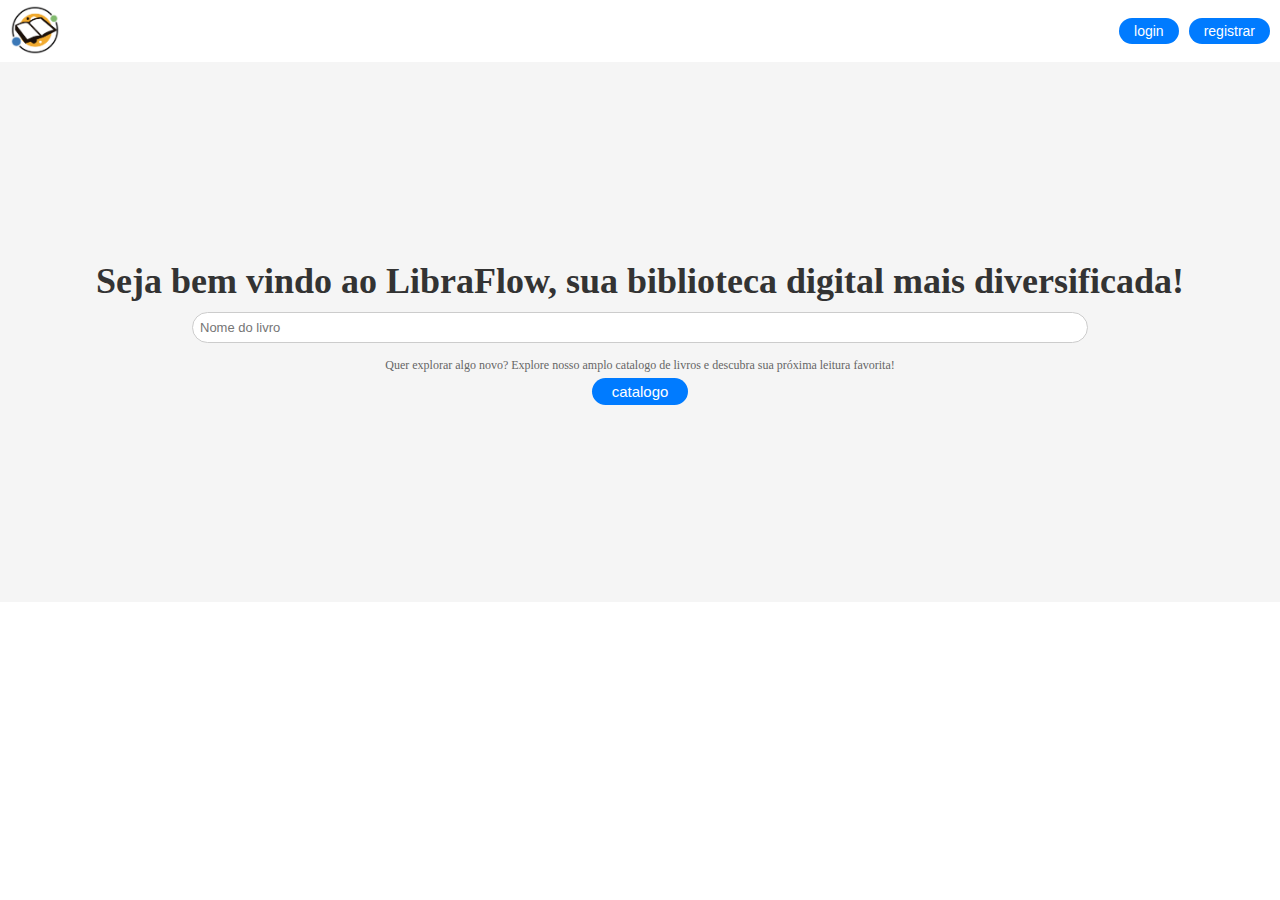
<file: login/index.html>
<!DOCTYPE html>
<html lang="en">
<head>
    <meta charset="UTF-8">
    <meta name="viewport" content="width=device-width, initial-scale=1.0">
    <link rel="stylesheet" href="styles.css">
    <title>LibraFlow</title>
</head>
<body>
    <nav>
        <div class="logo-nav">
            <img src="../imagens/download.png" alt="">
        </div>
        <div class="buttons-nav">
            <a href=""><button class="btn-nav">login</button></a>
            <a href=""><button class="btn-nav">registrar</button></a>
        </div>
    </nav>
    <header>
        <h1>
            Seja bem vindo ao LibraFlow, sua biblioteca digital mais diversificada!
        </h1>
        <form action="">
            <input type="text" placeholder="Nome do livro">
            <p>
                Quer explorar algo novo? Explore nosso amplo catalogo de livros e descubra sua próxima leitura favorita!
            </p>
            <a href=""><button>catalogo</button></a>
        </form>
    </header>
</body>
</html>
</file>
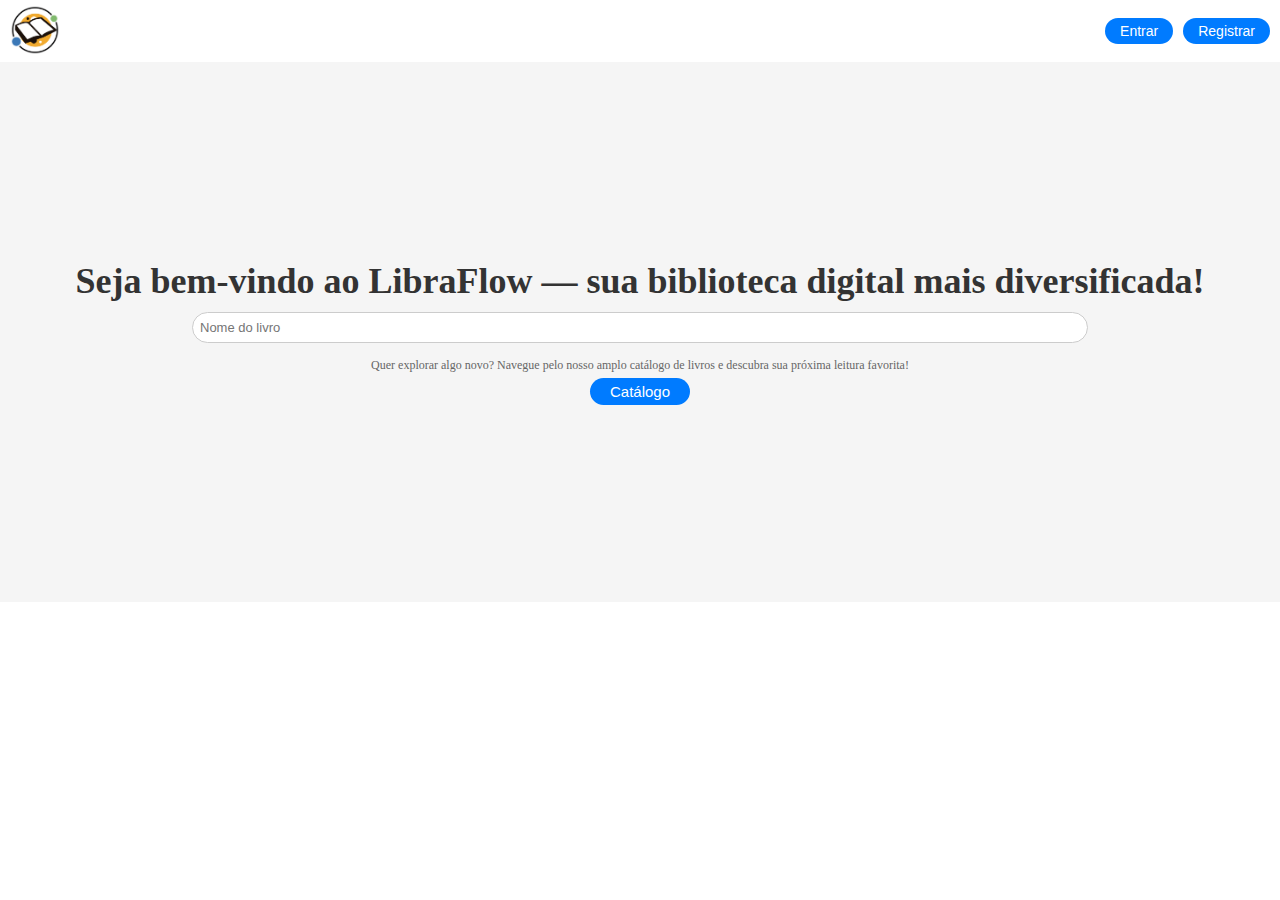
<file: tela aluno/index.html>
<!DOCTYPE html>
<html lang="pt-BR">
<head>
    <meta charset="UTF-8">
    <meta name="viewport" content="width=device-width, initial-scale=1.0">
    <link rel="stylesheet" href="styles.css">
    <title>LibraFlow | Biblioteca Digital</title>
</head>
<body>
    <nav>
        <div class="logo-nav">
            <img src="../imagens/download.png" alt="Logo LibraFlow">
        </div>
        <div class="buttons-nav">
            <a href=""><button class="btn-nav">Entrar</button></a>
            <a href=""><button class="btn-nav">Registrar</button></a>
        </div>
    </nav>
    <header>
        <h1>
            Seja bem-vindo ao LibraFlow — sua biblioteca digital mais diversificada!
        </h1>
        <form action="">
            <input type="search" placeholder="Nome do livro">
            <p>
                Quer explorar algo novo? Navegue pelo nosso amplo catálogo de livros e descubra sua próxima leitura favorita!
            </p>
            <a href=""><button>Catálogo</button></a>
        </form>
    </header>
</body>
</html>
</file>
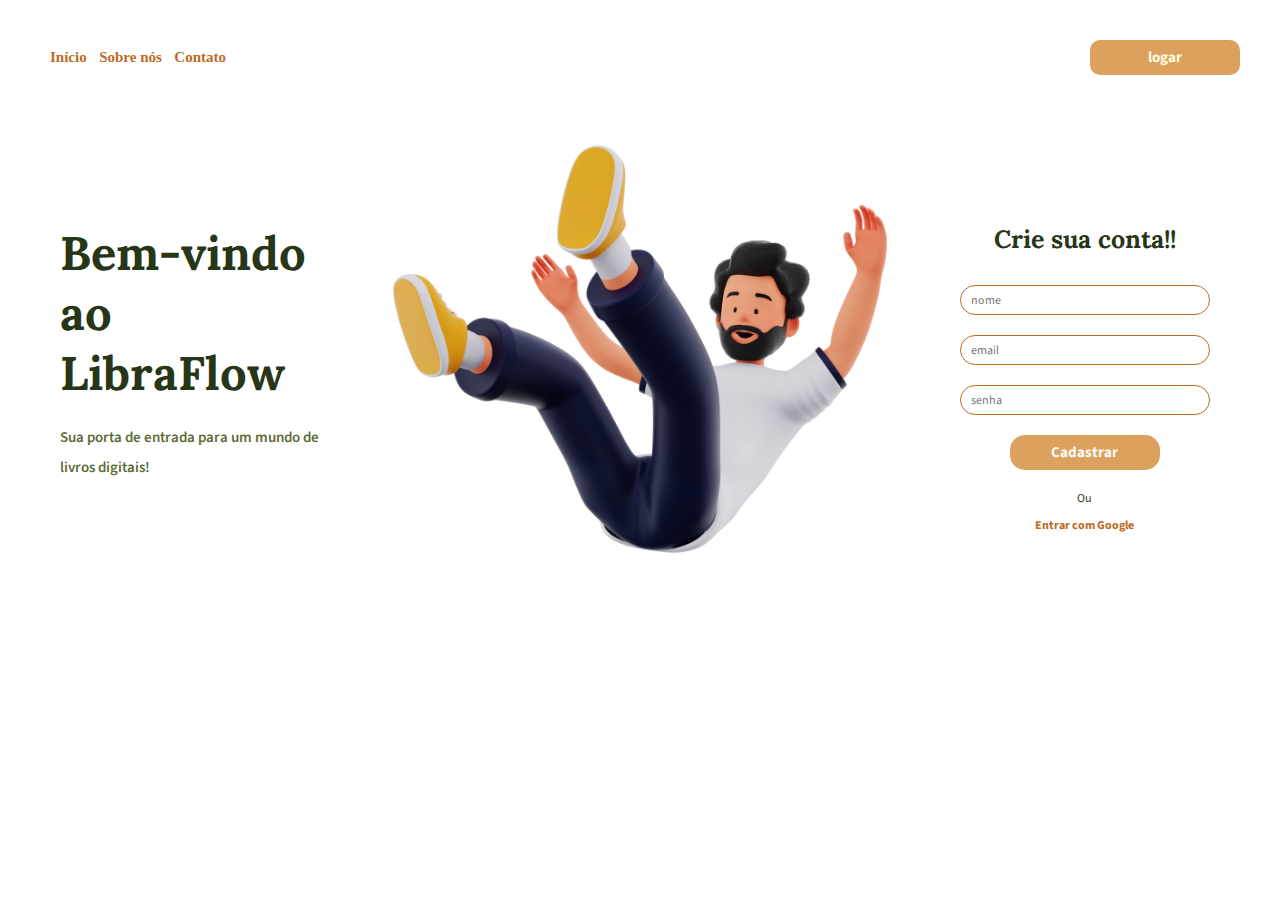
<file: cadastros e logins/cadastro/arquivos/index.html>
<!DOCTYPE html>
<html lang="pt-BR">
<head>
    <meta charset="UTF-8">
    <meta name="viewport" content="width=device-width, initial-scale=1.0">
    <link rel="stylesheet" href="./styles.css">
    <link rel="stylesheet" href="animations.css">
    <title>Bem-vindo | LibraFlow</title>

    <!-- Fonte Lora -->
  <link href="https://fonts.googleapis.com/css2?family=Lora:wght@700&family=Source+Sans+3:wght@400;600;700&display=swap" rel="stylesheet">

<!-- Source Sans 3 -->
 <link rel="preconnect" href="https://fonts.googleapis.com">
<link rel="preconnect" href="https://fonts.gstatic.com" crossorigin>
<link href="https://fonts.googleapis.com/css2?family=Lora:ital,wght@0,400..700;1,400..700&family=Source+Sans+3:ital,wght@0,200..900;1,200..900&display=swap" rel="stylesheet">


</head>
<body>
    <div class="conteiner-main">
        <nav>
            <div class="links-nav-login">
                <ul>
                    <li><a href="../tela aluno/index.html">Início</a></li>
                    <li><a href="#">Sobre nós</a></li>
                    <li><a href="#">Contato</a></li>
                </ul>
            </div>
            <div class="dark-mode">
                <a href="../../login/arquivos/index.html">
                    <button id="dark-mode-toggle">
                        logar
                    </button>
                </a>
            </div>
        </nav>
        <main>
        
            <div class="text-main">
                <h1>
                    Bem-vindo ao LibraFlow
                </h1>
                <p>
                    Sua porta de entrada para um mundo de livros digitais!
                </p>
            </div>
            <div class="img-main">
                <img src="../imgs/img-main.png" alt="imagem de livros">
            </div>
            <div class="form-main">
                <h2>
                    Crie sua conta!!
                </h2>
                <form action="">
                    <input type="text" placeholder="nome">
                    <input type="email" placeholder="email">
                    <input type="password" placeholder="senha">
                    <button type="submit">Cadastrar</button>
                </form>
                <div class="others-forms">
                    <p>
                        Ou
                    </p>
                    <a href="#">
                        <p>Entrar com Google</p>
                    </a>
                </div>
            </div>
        </main>
    </div>
    <div class="forgot">
        
    </div>
</body>
</html>
</file>
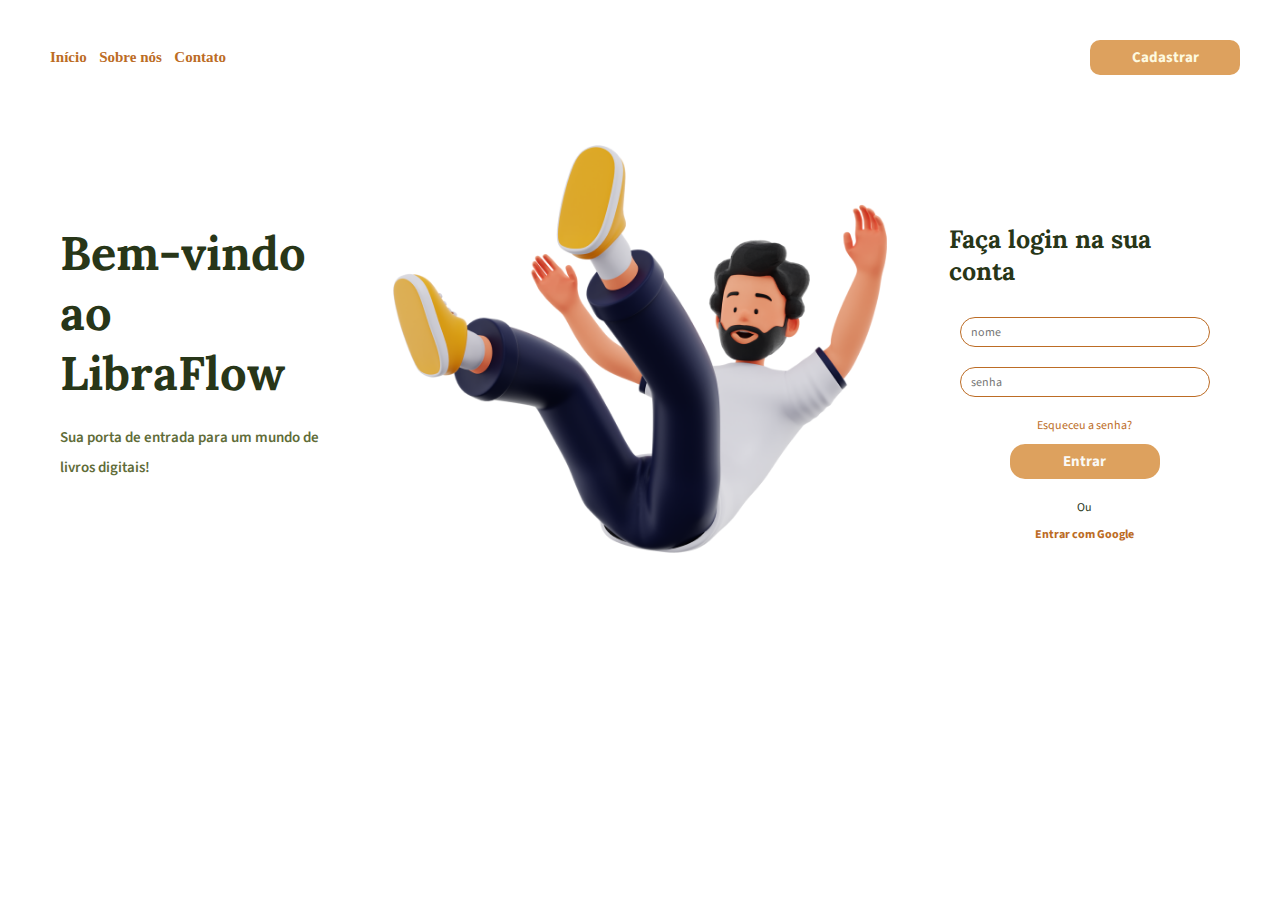
<file: cadastros e logins/login/arquivos/index.html>
<!DOCTYPE html>
<html lang="pt-BR">
<head>
    <meta charset="UTF-8">
    <meta name="viewport" content="width=device-width, initial-scale=1.0">
    <link rel="stylesheet" href="./styles.css">
    <link rel="stylesheet" href="./animations.css">
    <link rel="shortcut icon" href="../imgs/Logo-LibraFlow.png" type="image/x-icon">
    <title>Bem-vindo | LibraFlow</title>

    <!-- Fonte Lora -->
  <link href="https://fonts.googleapis.com/css2?family=Lora:wght@700&family=Source+Sans+3:wght@400;600;700&display=swap" rel="stylesheet">

<!-- Source Sans 3 -->
 <link rel="preconnect" href="https://fonts.googleapis.com">
<link rel="preconnect" href="https://fonts.gstatic.com" crossorigin>
<link href="https://fonts.googleapis.com/css2?family=Lora:ital,wght@0,400..700;1,400..700&family=Source+Sans+3:ital,wght@0,200..900;1,200..900&display=swap" rel="stylesheet">


</head>
<body>
    <div class="conteiner-main">
        <nav>
            <div class="links-nav-login">
                <ul>
                    <li><a href="../tela aluno/index.html">Início</a></li>
                    <li><a href="#">Sobre nós</a></li>
                    <li><a href="#">Contato</a></li>
                </ul>
            </div>
            <div class="dark-mode">
                <a href="../../cadastro/arquivos/index.html">
                    <button id="dark-mode-toggle">
                        Cadastrar
                    </button>
                </a>
            </div>
        </nav>
        <main>
        
            <div class="text-main">
                <h1>
                    Bem-vindo ao LibraFlow
                </h1>
                <p>
                    Sua porta de entrada para um mundo de livros digitais!
                </p>
            </div>
            <div class="img-main">
                <img src="../imgs/img-main.png" alt="imagem de livros">
            </div>
            <div class="form-main">
                <h2>
                    Faça login na sua conta
                </h2>
                <form action="">
                    <input type="text" placeholder="nome">
                    <input type="password" placeholder="senha">
                    <span>
                        <a href="#">
                            Esqueceu a senha?
                        </a>
                    </span>
                    <button type="submit">Entrar</button>
                </form>
                <div class="others-forms">
                    <p>
                        Ou
                    </p>
                    <a href="#">
                        <p>Entrar com Google</p>
                    </a>
                </div>
            </div>
        </main>
    </div>
    <div class="forgot">
        
    </div>
</body>
</html>
</file>
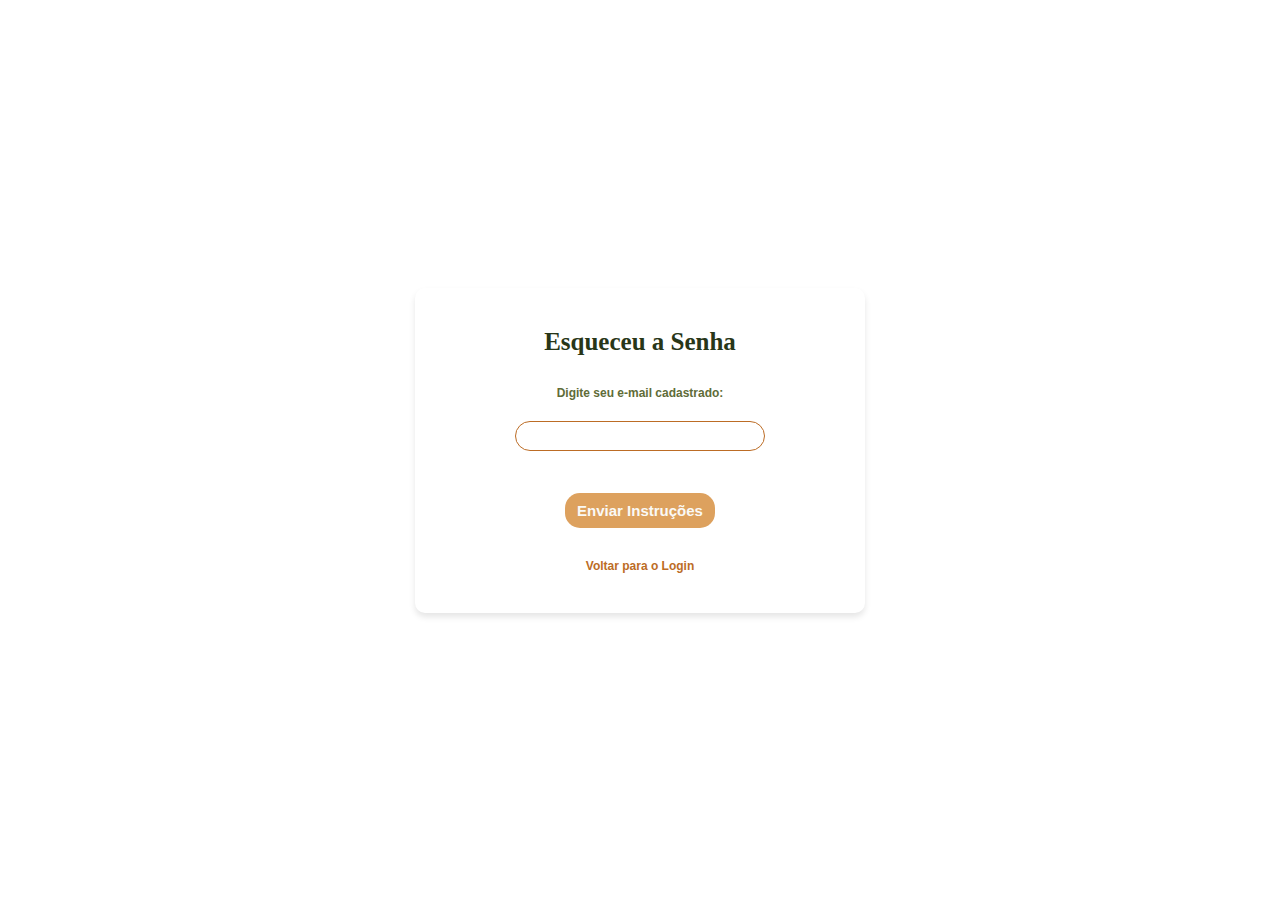
<file: cadastros e logins/esqueceu a senha/esqueceu-a-senha.html>
<!DOCTYPE html>
<html lang="PT-BR">
<head>
    <meta charset="UTF-8">
    <meta name="viewport" content="width=device-width, initial-scale=1.0">
    <link rel="stylesheet" href="estilo.css">
    <title>LibraFlow - Esqueceu a Senha</title>
</head>
<body>
    <div class="inputs">
        <h2>Esqueceu a Senha</h2>
        <form action="#" method="post">
            <label for="email">Digite seu e-mail cadastrado:</label><br>
            <input type="email" id="email" name="email" required><br><br>
            <input type="submit" value="Enviar Instruções">
        </form>
        <br>
        <a href="../login/arquivos/index.html">Voltar para o Login</a>
    </div>
</body>
</html>
</file>
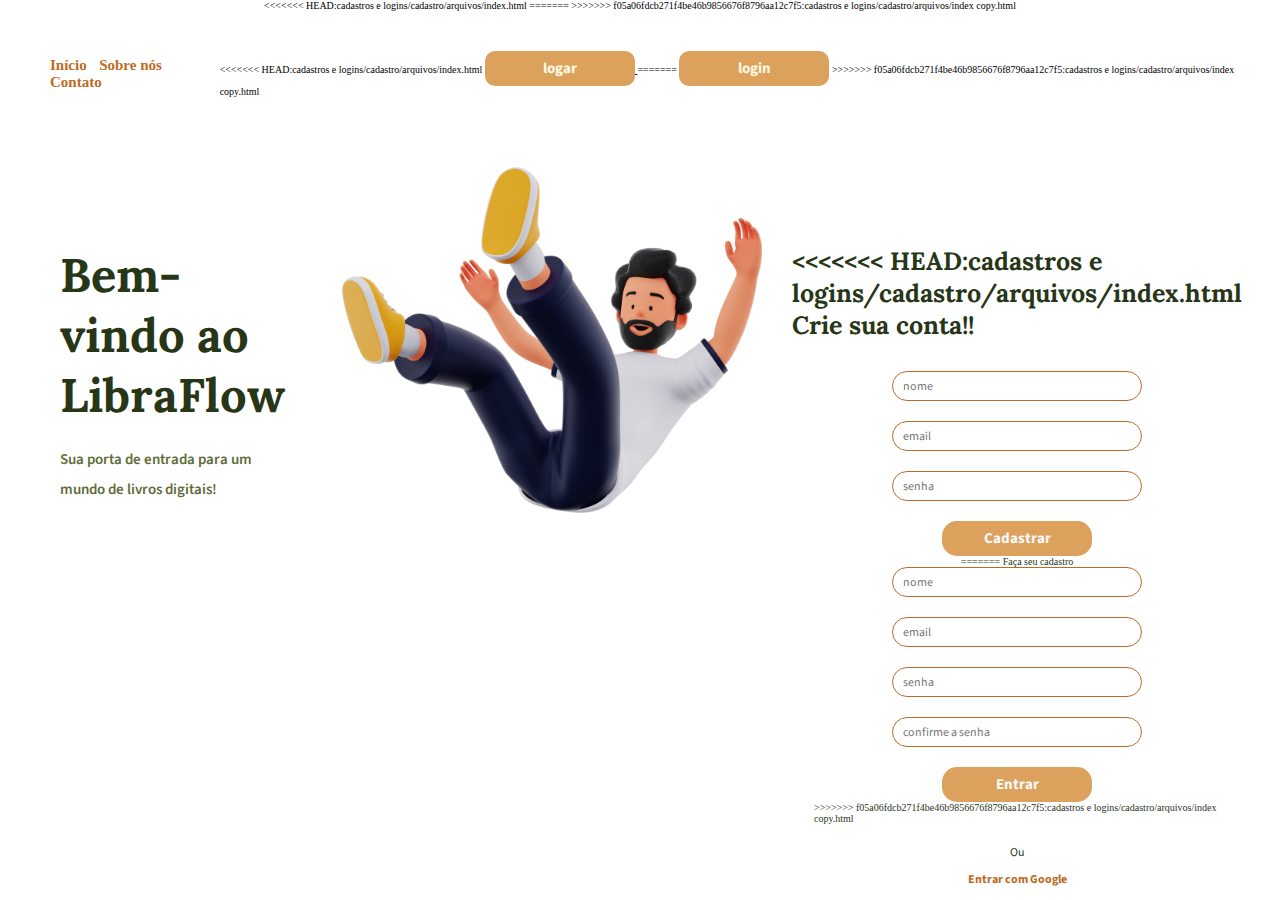
<file: cadastros e logins/cadastro/arquivos/index copy.html>
<!DOCTYPE html>
<html lang="pt-BR">
<head>
    <meta charset="UTF-8">
    <meta name="viewport" content="width=device-width, initial-scale=1.0">
<<<<<<< HEAD:cadastros e logins/cadastro/arquivos/index.html
    <link rel="stylesheet" href="./styles.css">
    <link rel="stylesheet" href="animations.css">
=======
    <link rel="stylesheet" href="./styles copy.css">
    <link rel="stylesheet" href="./animations.css">
>>>>>>> f05a06fdcb271f4be46b9856676f8796aa12c7f5:cadastros e logins/cadastro/arquivos/index copy.html
    <title>Bem-vindo | LibraFlow</title>

    <!-- Fonte Lora -->
  <link href="https://fonts.googleapis.com/css2?family=Lora:wght@700&family=Source+Sans+3:wght@400;600;700&display=swap" rel="stylesheet">

<!-- Source Sans 3 -->
 <link rel="preconnect" href="https://fonts.googleapis.com">
<link rel="preconnect" href="https://fonts.gstatic.com" crossorigin>
<link href="https://fonts.googleapis.com/css2?family=Lora:ital,wght@0,400..700;1,400..700&family=Source+Sans+3:ital,wght@0,200..900;1,200..900&display=swap" rel="stylesheet">


</head>
<body>
    <div class="conteiner-main">
        <nav>
            <div class="links-nav-login">
                <ul>
                    <li><a href="../tela aluno/index.html">Início</a></li>
                    <li><a href="#">Sobre nós</a></li>
                    <li><a href="#">Contato</a></li>
                </ul>
            </div>
            <div class="dark-mode">
<<<<<<< HEAD:cadastros e logins/cadastro/arquivos/index.html
                <a href="../../login/arquivos/index.html">
                    <button id="dark-mode-toggle">
                        logar
                    </button>
                </a>
=======
                <button id="dark-mode-toggle">login</button>
>>>>>>> f05a06fdcb271f4be46b9856676f8796aa12c7f5:cadastros e logins/cadastro/arquivos/index copy.html
            </div>
        </nav>
        <main>
        
            <div class="text-main">
                <h1>
                    Bem-vindo ao LibraFlow
                </h1>
                <p>
                    Sua porta de entrada para um mundo de livros digitais!
                </p>
            </div>
            <div class="img-main">
                <img src="../imgs/img-main.png" alt="imagem de livros">
            </div>
            <div class="form-main">
                <h2>
<<<<<<< HEAD:cadastros e logins/cadastro/arquivos/index.html
                    Crie sua conta!!
                </h2>
                <form action="">
                    <input type="text" placeholder="nome">
                    <input type="email" placeholder="email">
                    <input type="password" placeholder="senha">
                    <button type="submit">Cadastrar</button>
=======
                    Faça seu cadastro
                </h2>
                <form action="">
                    <input type="text" placeholder="nome" required>
                    <input type="email" placeholder="email" required>
                    <input type="password" placeholder="senha" required>
                    <input type="password" placeholder="confirme a senha" required>
                    <button type="submit">Entrar</button>
>>>>>>> f05a06fdcb271f4be46b9856676f8796aa12c7f5:cadastros e logins/cadastro/arquivos/index copy.html
                </form>
                <div class="others-forms">
                    <p>
                        Ou
                    </p>
                    <a href="#">
                        <p>Entrar com Google</p>
                    </a>
                </div>
            </div>
        </main>
    </div>
    <div class="forgot">
        
    </div>
</body>
</html>
</file>
<file: login/styles.css>
*{
    margin: 0;
    padding: 0;
    box-sizing: border-box;
}

html{
    font-size: 62.5%;
}

nav{
    display: flex;
    justify-content: space-between;
    padding: 0.5rem 1rem;
}
.logo-nav img{
    width: 5rem;
}

.buttons-nav{
    display: flex;
    align-items: center;
    gap: 1rem;
}

.btn-nav{
    padding: 0.5rem 1.5rem;
    font-size: 1.4rem;
    color: #fff;
    background-color: #007BFF;
    border: none;
    border-radius: 2rem;
    cursor: pointer;
}


header{
    display: flex;
    flex-direction: column;
    align-items: center;
    justify-content: center;
    height: 60vh;
    text-align: center;
    background-color: #f5f5f5;
}

header h1{
    font-size: 3.6rem;
    margin-bottom: 1rem;
    color: #333;
}

form{
    width: 100%;
    display: flex;
    flex-direction: column;
    align-items: center;
}

form input{
    display: block;
    width: 70%;
    padding: 0.7rem;
    margin-bottom: 1.5rem;
    font-size: 1.3rem;
    border: 1px solid #ccc;
    border-radius: 2rem;
}

form p{
    font-size: 1.2rem;
    color: #666;
}

form button{
    margin-top: 0.5rem;
    width: 100%;
    padding: 0.5rem 2rem;
    font-size: 1.5rem;
    color: #fff;
    background-color: #007BFF;
    border: none;
    border-radius: 2rem;
    cursor: pointer;
}
</file>
<file: tela aluno/styles.css>
*{
    margin: 0;
    padding: 0;
    box-sizing: border-box;
}

html{
    font-size: 62.5%;
}

nav{
    display: flex;
    justify-content: space-between;
    padding: 0.5rem 1rem;
}
.logo-nav img{
    width: 5rem;
}

.buttons-nav{
    display: flex;
    align-items: center;
    gap: 1rem;
}

.btn-nav{
    padding: 0.5rem 1.5rem;
    font-size: 1.4rem;
    color: #fff;
    background-color: #007BFF;
    border: none;
    border-radius: 2rem;
    cursor: pointer;
}


header{
    display: flex;
    flex-direction: column;
    align-items: center;
    justify-content: center;
    height: 60vh;
    text-align: center;
    background-color: #f5f5f5;
}

header h1{
    font-size: 3.6rem;
    margin-bottom: 1rem;
    color: #333;
}

form{
    width: 100%;
    display: flex;
    flex-direction: column;
    align-items: center;
}

form input{
    display: block;
    width: 70%;
    padding: 0.7rem;
    margin-bottom: 1.5rem;
    font-size: 1.3rem;
    border: 1px solid #ccc;
    border-radius: 2rem;
}

form p{
    font-size: 1.2rem;
    color: #666;
}

form button{
    margin-top: 0.5rem;
    width: 100%;
    padding: 0.5rem 2rem;
    font-size: 1.5rem;
    color: #fff;
    background-color: #007BFF;
    border: none;
    border-radius: 2rem;
    cursor: pointer;
}
</file>
<file: cadastros e logins/cadastro/arquivos/styles.css>
*{
    margin: 0;
    padding: 0;
    box-sizing: border-box;
}

html{
    font-size: 62.5%;
}

body{
    display: flex;
    flex-direction: column;
    align-items: center;
    height: 100vh;
    height: 100vh;
}



nav{
    display: flex;
    justify-content: space-between;
    align-items: center;
    padding: 4rem;
}

.links-nav-login li{
    display: inline;
}

.links-nav-login a{
    font-size: 1.5rem;
    text-decoration: none;
    color: #BC6C25;
    margin-left: 1rem;
    font-weight: bold;
}

.dark-mode button{
    background-color: #DDA15E;
    color: #FEFAE0;
    border: none;
    padding: 0.5rem 1rem;
    border-radius: 1rem;
}

main{
    display: flex;
    flex-direction: row;
    justify-content: space-evenly;
    align-items: center;
    height: 80vh;
    padding: 0 6rem;
}



form, .others-forms{
    display: flex;
    flex-direction: column;
    justify-content: center;
    align-items: center;
}

.text-main, .form-main{
    width: 35%;
    height: 100%;
     display: flex;
    flex-direction: column;
    justify-content: start;
    color: #283618;
}

body{
    height: 100vh;
}


.text-main, .form-main{
    height: 70%;
}


.text-main h1{
    font-size: 4.7rem;
    margin-bottom: 2rem;
    font-weight: bold;
    font-family: "Lora", serif;
}

.text-main p{
    color: #606C38;
    font-size: 1.5rem;
    font-weight: 600;
    line-height: 3rem;
    margin-bottom: 4rem;
    font-family: 'Source Sans 3', sans-serif;
}


.img-main{
    display: flex;
    flex-direction: column;
    justify-content: start;
    align-items: center;
    width: 80%;
    height: 100%;
}

.img-main img{
    width: 80%;
    margin-top: 3rem;
}

.form-main h2{
    font-size: 2.5rem;
    margin-bottom: 3rem;
    font-weight: bold;
    font-family: "Lora", serif;
    display: flex;
    justify-content: center;
    color: #283618;
}

input{
    width: 25rem;
    height: 3rem;
    margin-bottom: 2rem;
    padding: 0 1rem;
    border: 0.1rem solid #BC6C25;
    border-radius: 1.5rem;
    font-size: 1.2rem;
    font-family: 'Source Sans 3', sans-serif;
}

button{
    width: 15rem;
    height: 3.5rem;
    background-color: #DDA15E;
    color: #FAF9F6;
    border: none;
    border-radius: 1.5rem;
    font-size: 1.5rem;
    font-weight: bold;
    cursor: pointer;
    font-family: 'Source Sans 3', sans-serif;
}

.others-forms{
    margin-top: 2rem;
}

.others-forms p{
    margin-bottom: 1rem;
    font-size: 1.2rem;
    font-family: 'Source Sans 3', sans-serif;
}

.others-forms a{
    text-decoration: none;
    color: #BC6C25;
    font-weight: bold;
    font-family: 'Source Sans 3', sans-serif;
}

span > a{
    margin: 0 1rem;
    font-size: 1.2rem;
    color: #BC6C25;
    font-family: 'Source Sans 3', sans-serif;
    text-decoration: none;
    margin-bottom: 2rem;
}

span{
    margin-bottom: 1rem;
}
</file>
<file: cadastros e logins/cadastro/arquivos/animations.css>
.links-nav-login a:hover{
    color: #96531D;
    transition: 0.4s;
    text-decoration: underline;
}

.others-forms a:hover{
    color: #96531D;
    transition: 0.4s;
    text-decoration: underline;
}

 span a:hover{
    color: #96531D;
    transition: 0.4s;
    text-decoration: underline;
}

input:focus{
    border-color: #96531D;
    outline: none;
    box-shadow: 0 0 0 3px rgba(150, 83, 29,0.15);
    transition: 0.3s;
}

button:hover{
    background-color: #96531D;
    transition: 0.3s;
}

.img-main img{
    animation: flutter 3s ease-in-out infinite;
}



@keyframes flutter {
    0%, 100% {
        transform: translateY(0);
    }
    50% {
        transform: translateY(-10px);
    }
}
</file>
<file: cadastros e logins/login/arquivos/styles.css>
*{
    margin: 0;
    padding: 0;
    box-sizing: border-box;
}

html{
    font-size: 62.5%;
}

body{
    display: flex;
    flex-direction: column;
    align-items: center;
    height: 100vh;
    height: 100vh;
}



nav{
    display: flex;
    justify-content: space-between;
    align-items: center;
    padding: 4rem;
}

.links-nav-login li{
    display: inline;
}

.links-nav-login a{
    font-size: 1.5rem;
    text-decoration: none;
    color: #BC6C25;
    margin-left: 1rem;
    font-weight: bold;
}

.dark-mode button{
    background-color: #DDA15E;
    color: #FEFAE0;
    border: none;
    padding: 0.5rem 1rem;
    border-radius: 1rem;
}

main{
    display: flex;
    flex-direction: row;
    justify-content: space-evenly;
    align-items: center;
    height: 80vh;
    padding: 0 6rem;
}



form, .others-forms{
    display: flex;
    flex-direction: column;
    justify-content: center;
    align-items: center;
}

.text-main, .form-main{
    width: 35%;
    height: 100%;
     display: flex;
    flex-direction: column;
    justify-content: start;
    color: #283618;
}

body{
    height: 100vh;
}


.text-main, .form-main{
    height: 70%;
}


.text-main h1{
    font-size: 4.7rem;
    margin-bottom: 2rem;
    font-weight: bold;
    font-family: "Lora", serif;
}

.text-main p{
    color: #606C38;
    font-size: 1.5rem;
    font-weight: 600;
    line-height: 3rem;
    margin-bottom: 4rem;
    font-family: 'Source Sans 3', sans-serif;
}


.img-main{
    display: flex;
    flex-direction: column;
    justify-content: start;
    align-items: center;
    width: 80%;
    height: 100%;
}

.img-main img{
    width: 80%;
    margin-top: 3rem;
}

.form-main h2{
    font-size: 2.5rem;
    margin-bottom: 3rem;
    font-weight: bold;
    font-family: "Lora", serif;
    display: flex;
    justify-content: center;
    color: #283618;
}

input{
    width: 25rem;
    height: 3rem;
    margin-bottom: 2rem;
    padding: 0 1rem;
    border: 0.1rem solid #BC6C25;
    border-radius: 1.5rem;
    font-size: 1.2rem;
    font-family: 'Source Sans 3', sans-serif;
}

button{
    width: 15rem;
    height: 3.5rem;
    background-color: #DDA15E;
    color: #FAF9F6;
    border: none;
    border-radius: 1.5rem;
    font-size: 1.5rem;
    font-weight: bold;
    cursor: pointer;
    font-family: 'Source Sans 3', sans-serif;
}

.others-forms{
    margin-top: 2rem;
}

.others-forms p{
    margin-bottom: 1rem;
    font-size: 1.2rem;
    font-family: 'Source Sans 3', sans-serif;
}

.others-forms a{
    text-decoration: none;
    color: #BC6C25;
    font-weight: bold;
    font-family: 'Source Sans 3', sans-serif;
}

span > a{
    margin: 0 1rem;
    font-size: 1.2rem;
    color: #BC6C25;
    font-family: 'Source Sans 3', sans-serif;
    text-decoration: none;
    margin-bottom: 2rem;
}

span{
    margin-bottom: 1rem;
}
</file>
<file: cadastros e logins/login/arquivos/animations.css>
.links-nav-login a:hover{
    color: #96531D;
    transition: 0.4s;
    text-decoration: underline;
}

.others-forms a:hover{
    color: #96531D;
    transition: 0.4s;
    text-decoration: underline;
}

 span a:hover{
    color: #96531D;
    transition: 0.4s;
    text-decoration: underline;
}

input:focus{
    border-color: #96531D;
    outline: none;
    box-shadow: 0 0 0 3px rgba(150, 83, 29,0.15);
    transition: 0.3s;
}

button:hover{
    background-color: #96531D;
    transition: 0.3s;
}

.img-main img{
    animation: flutter 3s ease-in-out infinite;
}



@keyframes flutter {
    0%, 100% {
        transform: translateY(0);
    }
    50% {
        transform: translateY(-10px);
    }
}
</file>
<file: cadastros e logins/esqueceu a senha/estilo.css>
* {
    margin: 0;
    padding: 0;
    box-sizing: border-box;
}

html {
    font-size: 62.5%;
}

body {
    display: flex;
    flex-direction: column;
    align-items: center;
    justify-content: center;
    height: 100vh;
    font-family: 'Source Sans 3', sans-serif;
}

nav {
    display: flex;
    justify-content: space-between;
    align-items: center;
    padding: 4rem;
    width: 100%;
}

.links-nav a {
    font-size: 1.5rem;
    text-decoration: none;
    color: #BC6C25;
    margin-left: 1rem;
    font-weight: bold;
}

.dark-mode button {
    background-color: #DDA15E;
    color: #FEFAE0;
    border: none;
    padding: 0.5rem 1rem;
    border-radius: 1rem;
    font-weight: bold;
    cursor: pointer;
}

.inputs {
    display: flex;
    flex-direction: column;
    justify-content: center;
    align-items: center;
    background: white;
    padding: 4rem;
    border-radius: 1rem;
    box-shadow: 0 4px 6px rgba(0, 0, 0, 0.1);
    max-width: 450px;
    width: 90%;
}

h2 {
    font-size: 2.5rem;
    margin-bottom: 3rem;
    font-weight: bold;
    color: #283618;
    font-family: "Lora", serif;
}

label {
    font-size: 1.2rem;
    color: #606C38;
    margin-bottom: 1rem;
    font-weight: 600;
    font-family: 'Source Sans 3', sans-serif;
}

input[type="email"],
input[type="text"] {
    width: 25rem;
    height: 3rem;
    margin-bottom: 2rem;
    padding: 0 1rem;
    border: 0.1rem solid #BC6C25;
    border-radius: 1.5rem;
    font-size: 1.2rem;
    font-family: 'Source Sans 3', sans-serif;
}

input[type="submit"] {
    width: 15rem;
    height: 3.5rem;
    background-color: #DDA15E;
    color: #FAF9F6;
    border: none;
    border-radius: 1.5rem;
    font-size: 1.5rem;
    font-weight: bold;
    cursor: pointer;
    font-family: 'Source Sans 3', sans-serif;
    transition: background-color 0.3s;
}

input[type="submit"]:hover {
    background-color: #BC6C25;
}

form {
    display: flex;
    flex-direction: column;
    justify-content: center;
    align-items: center;
    width: 100%;
}

.inputs a {
    text-decoration: none;
    color: #BC6C25;
    font-weight: bold;
    font-size: 1.2rem;
    margin-top: 2rem;
    font-family: 'Source Sans 3', sans-serif;
    transition: color 0.3s;
}

.inputs a:hover {
    color: #DDA15E;
}

@media (max-width: 768px) {
    html {
        font-size: 56.25%;
    }

    nav {
        padding: 2rem;
    }

    .inputs {
        padding: 2rem;
        margin: 2rem;
    }

    input[type="email"],
    input[type="text"] {
        width: 100%;
        max-width: 25rem;
    }

    input[type="submit"] {
        width: 100%;
        max-width: 15rem;
    }
}
</file>
<file: cadastros e logins/cadastro/arquivos/styles copy.css>
*{
    margin: 0;
    padding: 0;
    box-sizing: border-box;
}

html{
    font-size: 62.5%;
}

body{
    display: flex;
    flex-direction: column;
    align-items: center;
    height: 100vh;
    height: 100vh;
}



nav{
    display: flex;
    justify-content: space-between;
    align-items: center;
    padding: 4rem;
}

.links-nav-login li{
    display: inline;
}

.links-nav-login a{
    font-size: 1.5rem;
    text-decoration: none;
    color: #BC6C25;
    margin-left: 1rem;
    font-weight: bold;
}

.dark-mode button{
    background-color: #DDA15E;
    color: #FEFAE0;
    border: none;
    padding: 0.5rem 1rem;
    border-radius: 1rem;
}

main{
    display: flex;
    flex-direction: row;
    justify-content: space-evenly;
    align-items: center;
    height: 80vh;
    padding: 0 6rem;
}



form, .others-forms{
    display: flex;
    flex-direction: column;
    justify-content: center;
    align-items: center;
}

.text-main, .form-main{
    width: 35%;
    height: 100%;
     display: flex;
    flex-direction: column;
    justify-content: start;
    color: #283618;
}

body{
    height: 100vh;
}


.text-main, .form-main{
    height: 70%;
}


.text-main h1{
    font-size: 4.7rem;
    margin-bottom: 2rem;
    font-weight: bold;
    font-family: "Lora", serif;
}

.text-main p{
    color: #606C38;
    font-size: 1.5rem;
    font-weight: 600;
    line-height: 3rem;
    margin-bottom: 4rem;
    font-family: 'Source Sans 3', sans-serif;
}


.img-main{
    display: flex;
    flex-direction: column;
    justify-content: start;
    align-items: center;
    width: 80%;
    height: 100%;
}

.img-main img{
    width: 80%;
    margin-top: 3rem;
}

.form-main h2{
    font-size: 2.5rem;
    margin-bottom: 3rem;
    font-weight: bold;
    font-family: "Lora", serif;
    display: flex;
    justify-content: center;
    color: #283618;
}

input{
    width: 25rem;
    height: 3rem;
    margin-bottom: 2rem;
    padding: 0 1rem;
    border: 0.1rem solid #BC6C25;
    border-radius: 1.5rem;
    font-size: 1.2rem;
    font-family: 'Source Sans 3', sans-serif;
}

button{
    width: 15rem;
    height: 3.5rem;
    background-color: #DDA15E;
    color: #FAF9F6;
    border: none;
    border-radius: 1.5rem;
    font-size: 1.5rem;
    font-weight: bold;
    cursor: pointer;
    font-family: 'Source Sans 3', sans-serif;
}

.others-forms{
    margin-top: 2rem;
}

.others-forms p{
    margin-bottom: 1rem;
    font-size: 1.2rem;
    font-family: 'Source Sans 3', sans-serif;
}

.others-forms a{
    text-decoration: none;
    color: #BC6C25;
    font-weight: bold;
    font-family: 'Source Sans 3', sans-serif;
}

span > a{
    margin: 0 1rem;
    font-size: 1.2rem;
    color: #BC6C25;
    font-family: 'Source Sans 3', sans-serif;
    text-decoration: none;
    margin-bottom: 2rem;
}

span{
    margin-bottom: 1rem;
}
</file>
